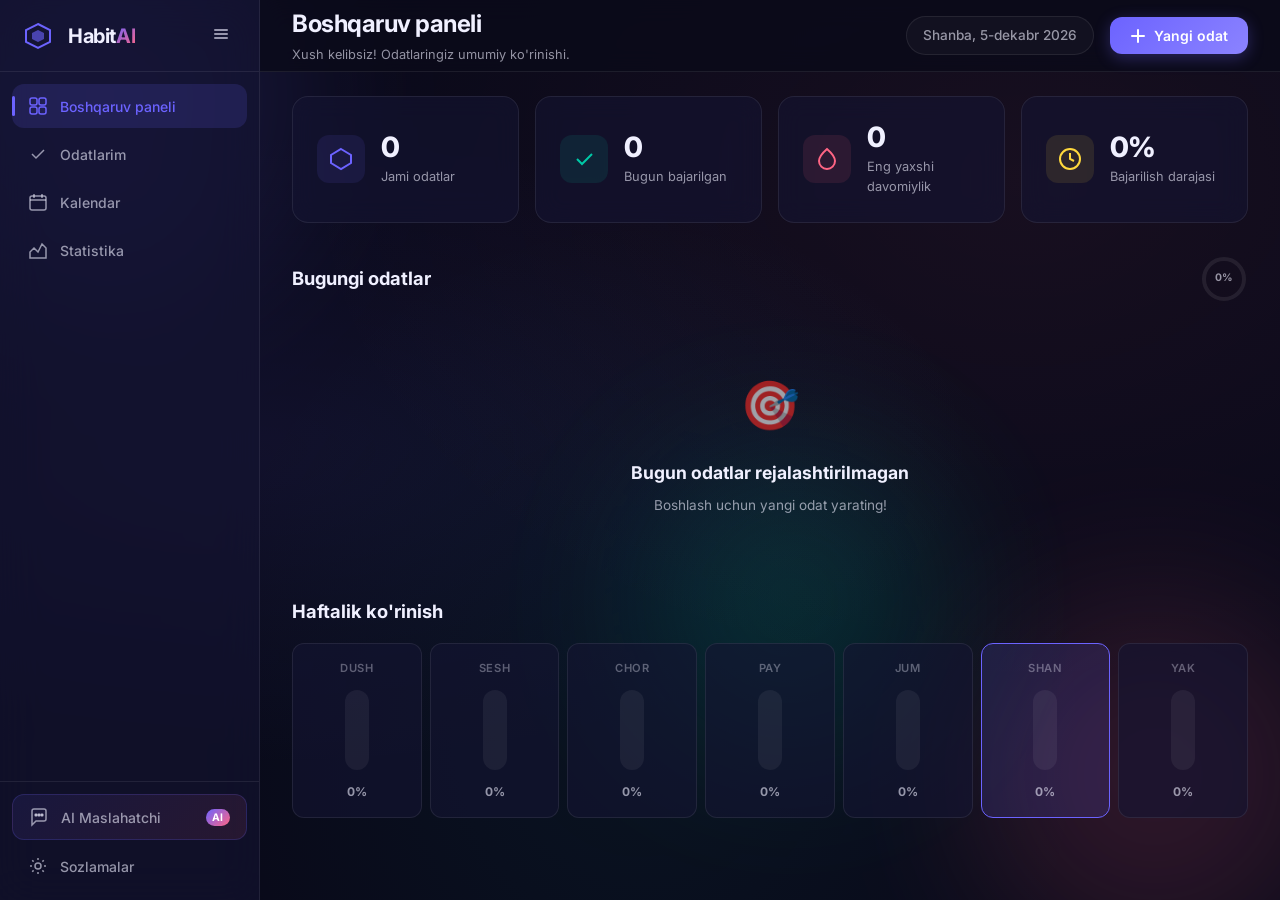
<file: index.html>
<!DOCTYPE html>
<html lang="uz">

<head>
    <meta charset="UTF-8">
    <meta name="viewport" content="width=device-width, initial-scale=1.0, maximum-scale=1.0, user-scalable=no">
    <meta name="description"
        content="HabitAI - Sun'iy intellektli aqlli odat kuzatuvchisi. Yaxshi odatlar hosil qiling, rivojlanishingizni kuzating va shaxsiy maslahatlar oling.">
    <meta name="keywords" content="odat kuzatuvchi, AI maslahatchi, samaradorlik, o'z-o'zini rivojlantirish">
    <meta name="apple-mobile-web-app-capable" content="yes">
    <meta name="mobile-web-app-capable" content="yes">
    <meta name="apple-mobile-web-app-status-bar-style" content="black-translucent">
    <title>HabitAI — Aqlli Odat Kuzatuvchi</title>
    <link rel="preconnect" href="https://fonts.googleapis.com">
    <link rel="preconnect" href="https://fonts.gstatic.com" crossorigin>
    <link
        href="https://fonts.googleapis.com/css2?family=Inter:wght@300;400;500;600;700;800&family=JetBrains+Mono:wght@400;500&display=swap"
        rel="stylesheet">
    <link rel="stylesheet" href="styles.css">
</head>

<body>
    <!-- Animated Background -->
    <div class="bg-gradient"></div>
    <div class="bg-orbs">
        <div class="orb orb-1"></div>
        <div class="orb orb-2"></div>
        <div class="orb orb-3"></div>
    </div>

    <!-- App Container -->
    <div id="app" class="app-container">
        <!-- Sidebar -->
        <aside id="sidebar" class="sidebar">
            <div class="sidebar-header">
                <div class="logo">
                    <div class="logo-icon">
                        <svg width="28" height="28" viewBox="0 0 28 28" fill="none">
                            <path d="M14 2L26 8V20L14 26L2 20V8L14 2Z" stroke="url(#logoGrad)" stroke-width="2"
                                fill="none" />
                            <path d="M14 8L20 11V17L14 20L8 17V11L14 8Z" fill="url(#logoGrad2)" opacity="0.6" />
                            <defs>
                                <linearGradient id="logoGrad" x1="2" y1="2" x2="26" y2="26">
                                    <stop stop-color="#6C63FF" />
                                    <stop offset="1" stop-color="#FF6584" />
                                </linearGradient>
                                <linearGradient id="logoGrad2" x1="8" y1="8" x2="20" y2="20">
                                    <stop stop-color="#6C63FF" />
                                    <stop offset="1" stop-color="#FF6584" />
                                </linearGradient>
                            </defs>
                        </svg>
                    </div>
                    <span class="logo-text">Habit<span class="logo-accent">AI</span></span>
                </div>
                <button id="sidebar-toggle" class="sidebar-toggle" aria-label="Panelni yashirish">
                    <svg width="20" height="20" viewBox="0 0 20 20" fill="currentColor">
                        <rect x="3" y="5" width="14" height="2" rx="1" />
                        <rect x="3" y="9" width="14" height="2" rx="1" />
                        <rect x="3" y="13" width="14" height="2" rx="1" />
                    </svg>
                </button>
            </div>

            <nav class="sidebar-nav">
                <button class="nav-item active" data-view="dashboard" id="nav-dashboard">
                    <svg width="20" height="20" viewBox="0 0 20 20" fill="none" stroke="currentColor"
                        stroke-width="1.5">
                        <rect x="2" y="2" width="7" height="7" rx="2" />
                        <rect x="11" y="2" width="7" height="7" rx="2" />
                        <rect x="2" y="11" width="7" height="7" rx="2" />
                        <rect x="11" y="11" width="7" height="7" rx="2" />
                    </svg>
                    <span>Boshqaruv paneli</span>
                </button>
                <button class="nav-item" data-view="habits" id="nav-habits">
                    <svg width="20" height="20" viewBox="0 0 20 20" fill="none" stroke="currentColor"
                        stroke-width="1.5">
                        <path d="M4 10L8 14L16 6" />
                    </svg>
                    <span>Odatlarim</span>
                </button>
                <button class="nav-item" data-view="calendar" id="nav-calendar">
                    <svg width="20" height="20" viewBox="0 0 20 20" fill="none" stroke="currentColor"
                        stroke-width="1.5">
                        <rect x="2" y="4" width="16" height="14" rx="2" />
                        <path d="M2 8H18" />
                        <path d="M6 2V6" />
                        <path d="M14 2V6" />
                    </svg>
                    <span>Kalendar</span>
                </button>
                <button class="nav-item" data-view="stats" id="nav-stats">
                    <svg width="20" height="20" viewBox="0 0 20 20" fill="none" stroke="currentColor"
                        stroke-width="1.5">
                        <path d="M2 18V12L6 8L10 12L14 4L18 8V18H2Z" />
                    </svg>
                    <span>Statistika</span>
                </button>
            </nav>

            <div class="sidebar-footer">
                <button class="nav-item chatbot-btn" id="nav-chatbot" data-view="chatbot">
                    <svg width="20" height="20" viewBox="0 0 20 20" fill="none" stroke="currentColor"
                        stroke-width="1.5">
                        <path
                            d="M3 4C3 2.89543 3.89543 2 5 2H15C16.1046 2 17 2.89543 17 4V12C17 13.1046 16.1046 14 15 14H7L3 18V4Z" />
                        <circle cx="7" cy="8" r="1" fill="currentColor" />
                        <circle cx="10" cy="8" r="1" fill="currentColor" />
                        <circle cx="13" cy="8" r="1" fill="currentColor" />
                    </svg>
                    <span>AI Maslahatchi</span>
                    <div class="ai-badge">AI</div>
                </button>

                <button class="nav-item" id="settings-btn">
                    <svg width="20" height="20" viewBox="0 0 20 20" fill="none" stroke="currentColor"
                        stroke-width="1.5">
                        <circle cx="10" cy="10" r="3" />
                        <path
                            d="M10 2V4M10 16V18M2 10H4M16 10H18M4.22 4.22L5.64 5.64M14.36 14.36L15.78 15.78M15.78 4.22L14.36 5.64M5.64 14.36L4.22 15.78" />
                    </svg>
                    <span>Sozlamalar</span>
                </button>
            </div>
        </aside>

        <!-- Main Content -->
        <main class="main-content">
            <!-- Top Bar -->
            <header class="topbar">
                <div class="topbar-left">
                    <button id="mobile-menu-btn" class="mobile-menu-btn" aria-label="Menyuni ochish">
                        <svg width="24" height="24" viewBox="0 0 24 24" fill="currentColor">
                            <rect x="3" y="6" width="18" height="2" rx="1" />
                            <rect x="3" y="11" width="18" height="2" rx="1" />
                            <rect x="3" y="16" width="18" height="2" rx="1" />
                        </svg>
                    </button>
                    <div>
                        <h1 id="page-title" class="page-title">Boshqaruv paneli</h1>
                        <p id="page-subtitle" class="page-subtitle">Xush kelibsiz! Odatlaringiz umumiy ko'rinishi.</p>
                    </div>
                </div>
                <div class="topbar-right">
                    <div class="date-display" id="date-display"></div>
                    <button id="add-habit-btn" class="btn btn-primary">
                        <svg width="16" height="16" viewBox="0 0 16 16" fill="currentColor">
                            <path d="M8 2V14M2 8H14" stroke="currentColor" stroke-width="2" stroke-linecap="round" />
                        </svg>
                        <span>Yangi odat</span>
                    </button>
                </div>
            </header>

            <!-- Dashboard View -->
            <section id="view-dashboard" class="view active">
                <div class="stats-grid">
                    <div class="stat-card" id="stat-total">
                        <div class="stat-icon" style="--accent: #6C63FF;">
                            <svg width="24" height="24" viewBox="0 0 24 24" fill="none" stroke="currentColor"
                                stroke-width="2">
                                <path d="M12 2L22 8V16L12 22L2 16V8L12 2Z" />
                            </svg>
                        </div>
                        <div class="stat-info">
                            <span class="stat-value" id="stat-total-value">0</span>
                            <span class="stat-label">Jami odatlar</span>
                        </div>
                    </div>
                    <div class="stat-card" id="stat-completed">
                        <div class="stat-icon" style="--accent: #00C9A7;">
                            <svg width="24" height="24" viewBox="0 0 24 24" fill="none" stroke="currentColor"
                                stroke-width="2">
                                <path d="M5 12L10 17L20 7" />
                            </svg>
                        </div>
                        <div class="stat-info">
                            <span class="stat-value" id="stat-completed-value">0</span>
                            <span class="stat-label">Bugun bajarilgan</span>
                        </div>
                    </div>
                    <div class="stat-card" id="stat-streak">
                        <div class="stat-icon" style="--accent: #FF6584;">
                            <svg width="24" height="24" viewBox="0 0 24 24" fill="none" stroke="currentColor"
                                stroke-width="2">
                                <path
                                    d="M12 2C12 2 4 9 4 14C4 18.4183 7.58172 22 12 22C16.4183 22 20 18.4183 20 14C20 9 12 2 12 2Z" />
                            </svg>
                        </div>
                        <div class="stat-info">
                            <span class="stat-value" id="stat-streak-value">0</span>
                            <span class="stat-label">Eng yaxshi davomiylik</span>
                        </div>
                    </div>
                    <div class="stat-card" id="stat-rate">
                        <div class="stat-icon" style="--accent: #FFD93D;">
                            <svg width="24" height="24" viewBox="0 0 24 24" fill="none" stroke="currentColor"
                                stroke-width="2">
                                <circle cx="12" cy="12" r="10" />
                                <path d="M12 6V12L16 14" />
                            </svg>
                        </div>
                        <div class="stat-info">
                            <span class="stat-value" id="stat-rate-value">0%</span>
                            <span class="stat-label">Bajarilish darajasi</span>
                        </div>
                    </div>
                </div>

                <div class="section-header">
                    <h2>Bugungi odatlar</h2>
                    <div class="progress-ring-container">
                        <svg class="progress-ring" width="48" height="48">
                            <circle class="progress-ring-bg" cx="24" cy="24" r="20" stroke-width="4" />
                            <circle class="progress-ring-fill" id="daily-progress-ring" cx="24" cy="24" r="20"
                                stroke-width="4" stroke-dasharray="125.66" stroke-dashoffset="125.66" />
                        </svg>
                        <span class="progress-ring-text" id="daily-progress-text">0%</span>
                    </div>
                </div>
                <div id="today-habits-list" class="habits-list">
                    <div class="empty-state" id="empty-dashboard">
                        <div class="empty-icon">🎯</div>
                        <h3>Hali odatlar yo'q</h3>
                        <p>Bugun yaxshi odatlarni boshlang! "Yangi odat" tugmasini bosing.</p>
                    </div>
                </div>

                <div class="section-header">
                    <h2>Haftalik ko'rinish</h2>
                </div>
                <div class="weekly-chart" id="weekly-chart"></div>
            </section>

            <!-- Habits View -->
            <section id="view-habits" class="view">
                <div class="habits-filter-bar">
                    <div class="filter-tabs">
                        <button class="filter-tab active" data-filter="all">Hammasi</button>
                        <button class="filter-tab" data-filter="health">🏃 Salomatlik</button>
                        <button class="filter-tab" data-filter="productivity">💼 Samaradorlik</button>
                        <button class="filter-tab" data-filter="mindfulness">🧘 Hushyorlik</button>
                        <button class="filter-tab" data-filter="learning">📚 O'rganish</button>
                        <button class="filter-tab" data-filter="social">👥 Ijtimoiy</button>
                        <button class="filter-tab" data-filter="other">✨ Boshqa</button>
                    </div>
                </div>
                <div id="all-habits-list" class="habits-grid">
                    <div class="empty-state" id="empty-habits">
                        <div class="empty-icon">📋</div>
                        <h3>Odatlar topilmadi</h3>
                        <p>Birinchi odatingizni yarating va sayohatni boshlang!</p>
                    </div>
                </div>
            </section>

            <!-- Calendar View -->
            <section id="view-calendar" class="view">
                <div class="calendar-header">
                    <button id="cal-prev" class="cal-nav-btn" aria-label="Oldingi oy">
                        <svg width="20" height="20" viewBox="0 0 20 20" fill="none" stroke="currentColor"
                            stroke-width="2">
                            <path d="M12 4L6 10L12 16" />
                        </svg>
                    </button>
                    <h2 id="cal-month-year" class="cal-title"></h2>
                    <button id="cal-next" class="cal-nav-btn" aria-label="Keyingi oy">
                        <svg width="20" height="20" viewBox="0 0 20 20" fill="none" stroke="currentColor"
                            stroke-width="2">
                            <path d="M8 4L14 10L8 16" />
                        </svg>
                    </button>
                </div>
                <div class="calendar-grid">
                    <div class="cal-day-header">Dush</div>
                    <div class="cal-day-header">Sesh</div>
                    <div class="cal-day-header">Chor</div>
                    <div class="cal-day-header">Pay</div>
                    <div class="cal-day-header">Jum</div>
                    <div class="cal-day-header">Shan</div>
                    <div class="cal-day-header">Yak</div>
                </div>
                <div id="calendar-days" class="calendar-days"></div>
                <div class="calendar-legend">
                    <div class="legend-item"><span class="legend-dot" style="background: var(--accent-muted);"></span>
                        Odatsiz</div>
                    <div class="legend-item"><span class="legend-dot" style="background: #FF6584;"></span>
                        < 50%</div>
                            <div class="legend-item"><span class="legend-dot" style="background: #FFD93D;"></span>
                                50-99%</div>
                            <div class="legend-item"><span class="legend-dot" style="background: #00C9A7;"></span> 100%
                            </div>
                    </div>
            </section>

            <!-- Statistics View -->
            <section id="view-stats" class="view">
                <div class="stats-overview-grid">
                    <div class="chart-card">
                        <h3>Bajarilish xaritasi (Oxirgi 90 kun)</h3>
                        <div id="heatmap-container" class="heatmap-container"></div>
                    </div>
                    <div class="chart-card">
                        <h3>Odat davomiyligi</h3>
                        <div id="streaks-list" class="streaks-list"></div>
                    </div>
                    <div class="chart-card">
                        <h3>Kategoriya taqsimoti</h3>
                        <div id="category-chart" class="category-chart"></div>
                    </div>
                    <div class="chart-card">
                        <h3>Haftalik trend</h3>
                        <div id="weekly-trend-chart" class="weekly-trend-chart"></div>
                    </div>
                </div>
            </section>

            <!-- AI Chatbot View -->
            <section id="view-chatbot" class="view">
                <div class="chatbot-container">
                    <div class="chat-messages" id="chat-messages">
                        <div class="chat-welcome">
                            <div class="chat-welcome-icon">🤖</div>
                            <h2>HabitAI Maslahatchi</h2>
                            <p>Men sizning AI maslahatchi yordamchingizman! Odatlar haqida maslahat, motivatsiya yoki
                                tavsiyalar so'rang.</p>
                            <div class="chat-suggestions">
                                <button class="suggestion-chip"
                                    data-msg="Ertalabki odat tartibini qanday shakllantirsam bo'ladi?">🌅 Ertalabki
                                    odat</button>
                                <button class="suggestion-chip" data-msg="Yomon odatlarni qanday tashlash mumkin?">🔄
                                    Yomon odatlarni tashlash</button>
                                <button class="suggestion-chip"
                                    data-msg="Bir kun o'tkazib yuborsam qanday motivatsiya topaman?">💪
                                    Motivatsiya</button>
                                <button class="suggestion-chip"
                                    data-msg="Odatlarni birlashtirish strategiyasini bering">📚 Odatlarni
                                    birlashtirish</button>
                                <button class="suggestion-chip"
                                    data-msg="Hozirgi odatlarimni tahlil qilib, yaxshilanish taklif qiling">📊
                                    Odatlarimni tahlil qil</button>
                                <button class="suggestion-chip"
                                    data-msg="Samaradorlikni oshiradigan 5 ta foydali odat tavsiya qiling">🚀
                                    Samaradorlik odatlari</button>
                            </div>
                        </div>
                    </div>
                    <div class="chat-input-container">
                        <div class="chat-input-wrapper">
                            <textarea id="chat-input" class="chat-input"
                                placeholder="AI Maslahatchiingizdan nimani bo'lsa so'rang..." rows="1"></textarea>
                            <button id="chat-send-btn" class="chat-send-btn" aria-label="Xabar yuborish">
                                <svg width="20" height="20" viewBox="0 0 20 20" fill="currentColor">
                                    <path d="M2 10L18 2L14 10L18 18L2 10Z" />
                                </svg>
                            </button>
                        </div>
                        <p class="chat-disclaimer">AI javoblari ma'lumot uchun. Gemini tomonidan quvvatlanadi.</p>
                    </div>
                </div>
            </section>
        </main>
    </div>

    <!-- Add/Edit Habit Modal -->
    <div id="habit-modal" class="modal-overlay">
        <div class="modal">
            <div class="modal-header">
                <h2 id="modal-title">Yangi odat</h2>
                <button id="modal-close" class="modal-close" aria-label="Yopish">
                    <svg width="20" height="20" viewBox="0 0 20 20" fill="currentColor">
                        <path
                            d="M4.293 4.293a1 1 0 011.414 0L10 8.586l4.293-4.293a1 1 0 111.414 1.414L11.414 10l4.293 4.293a1 1 0 01-1.414 1.414L10 11.414l-4.293 4.293a1 1 0 01-1.414-1.414L8.586 10 4.293 5.707a1 1 0 010-1.414z" />
                    </svg>
                </button>
            </div>
            <form id="habit-form" class="habit-form">
                <input type="hidden" id="habit-id">
                <div class="form-group">
                    <label for="habit-name">Odat nomi</label>
                    <input type="text" id="habit-name" placeholder="masalan: 30 daqiqa kitob o'qish" required>
                </div>
                <div class="form-group">
                    <label for="habit-description">Tavsif (ixtiyoriy)</label>
                    <textarea id="habit-description" placeholder="Bu odat nima uchun muhim?" rows="2"></textarea>
                </div>
                <div class="form-row">
                    <div class="form-group">
                        <label for="habit-category">Kategoriya</label>
                        <select id="habit-category">
                            <option value="health">🏃 Salomatlik</option>
                            <option value="productivity">💼 Samaradorlik</option>
                            <option value="mindfulness">🧘 Hushyorlik</option>
                            <option value="learning">📚 O'rganish</option>
                            <option value="social">👥 Ijtimoiy</option>
                            <option value="other">✨ Boshqa</option>
                        </select>
                    </div>
                    <div class="form-group">
                        <label for="habit-frequency">Chastotasi</label>
                        <select id="habit-frequency">
                            <option value="daily">Har kuni</option>
                            <option value="weekdays">Ish kunlari</option>
                            <option value="weekends">Dam olish kunlari</option>
                            <option value="custom">Maxsus</option>
                        </select>
                    </div>
                </div>
                <div class="form-group" id="custom-days-group" style="display:none;">
                    <label>Kunlarni tanlang</label>
                    <div class="days-selector">
                        <label class="day-check"><input type="checkbox" value="1"> Dush</label>
                        <label class="day-check"><input type="checkbox" value="2"> Sesh</label>
                        <label class="day-check"><input type="checkbox" value="3"> Chor</label>
                        <label class="day-check"><input type="checkbox" value="4"> Pay</label>
                        <label class="day-check"><input type="checkbox" value="5"> Jum</label>
                        <label class="day-check"><input type="checkbox" value="6"> Shan</label>
                        <label class="day-check"><input type="checkbox" value="0"> Yak</label>
                    </div>
                </div>
                <div class="form-group">
                    <label>Rang</label>
                    <div class="color-picker">
                        <label class="color-option"><input type="radio" name="habit-color" value="#6C63FF" checked><span
                                style="background: #6C63FF;"></span></label>
                        <label class="color-option"><input type="radio" name="habit-color" value="#FF6584"><span
                                style="background: #FF6584;"></span></label>
                        <label class="color-option"><input type="radio" name="habit-color" value="#00C9A7"><span
                                style="background: #00C9A7;"></span></label>
                        <label class="color-option"><input type="radio" name="habit-color" value="#FFD93D"><span
                                style="background: #FFD93D;"></span></label>
                        <label class="color-option"><input type="radio" name="habit-color" value="#FF9A3C"><span
                                style="background: #FF9A3C;"></span></label>
                        <label class="color-option"><input type="radio" name="habit-color" value="#4ECDC4"><span
                                style="background: #4ECDC4;"></span></label>
                        <label class="color-option"><input type="radio" name="habit-color" value="#A78BFA"><span
                                style="background: #A78BFA;"></span></label>
                        <label class="color-option"><input type="radio" name="habit-color" value="#F472B6"><span
                                style="background: #F472B6;"></span></label>
                    </div>
                </div>
                <div class="form-group">
                    <label for="habit-reminder">Eslatma vaqti (ixtiyoriy)</label>
                    <input type="time" id="habit-reminder">
                </div>
                <div class="form-actions">
                    <button type="button" id="modal-cancel" class="btn btn-secondary">Bekor qilish</button>
                    <button type="submit" class="btn btn-primary">Saqlash</button>
                </div>
            </form>
        </div>
    </div>

    <!-- Settings Modal -->
    <div id="settings-modal" class="modal-overlay">
        <div class="modal">
            <div class="modal-header">
                <h2>Sozlamalar</h2>
                <button id="settings-close" class="modal-close" aria-label="Sozlamalarni yopish">
                    <svg width="20" height="20" viewBox="0 0 20 20" fill="currentColor">
                        <path
                            d="M4.293 4.293a1 1 0 011.414 0L10 8.586l4.293-4.293a1 1 0 111.414 1.414L11.414 10l4.293 4.293a1 1 0 01-1.414 1.414L10 11.414l-4.293 4.293a1 1 0 01-1.414-1.414L8.586 10 4.293 5.707a1 1 0 010-1.414z" />
                    </svg>
                </button>
            </div>
            <div class="settings-content">
                <div class="setting-item">
                    <div class="setting-info">
                        <h3>AI API kalit</h3>
                        <p>AI Maslahatchi uchun Gemini API kalitini kiriting.</p>
                    </div>
                    <input type="password" id="api-key-input" class="setting-input"
                        placeholder="Gemini API kalitini kiriting">
                    <a href="https://aistudio.google.com/apikey" target="_blank" class="api-link">Bepul API kalit olish
                        →</a>
                </div>
                <div class="setting-item">
                    <div class="setting-info">
                        <h3>Ma'lumotlarni eksport qilish</h3>
                        <p>Barcha odat ma'lumotlarini JSON formatida yuklab oling.</p>
                    </div>
                    <button id="export-btn" class="btn btn-secondary">Eksport qilish</button>
                </div>
                <div class="setting-item">
                    <div class="setting-info">
                        <h3>Ma'lumotlarni import qilish</h3>
                        <p>JSON fayldan odat ma'lumotlarini tiklang.</p>
                    </div>
                    <input type="file" id="import-input" accept=".json" style="display:none;">
                    <button id="import-btn" class="btn btn-secondary">Import qilish</button>
                </div>
                <div class="setting-item danger">
                    <div class="setting-info">
                        <h3>Barcha ma'lumotlarni o'chirish</h3>
                        <p>Bu barcha odatlar va rivojlanishni butunlay o'chirib tashlaydi.</p>
                    </div>
                    <button id="reset-btn" class="btn btn-danger">Hammasini o'chirish</button>
                </div>
            </div>
        </div>
    </div>

    <!-- Confirmation Modal -->
    <div id="confirm-modal" class="modal-overlay">
        <div class="modal modal-sm">
            <div class="modal-header">
                <h2 id="confirm-title">Tasdiqlash</h2>
            </div>
            <p id="confirm-message" class="confirm-message"></p>
            <div class="form-actions">
                <button id="confirm-cancel" class="btn btn-secondary">Bekor qilish</button>
                <button id="confirm-ok" class="btn btn-danger">Tasdiqlash</button>
            </div>
        </div>
    </div>

    <!-- Toast Container -->
    <div id="toast-container" class="toast-container"></div>

    <script src="app.js"></script>
</body>

</html>
</file>
<file: styles.css>
/* ============================================
   HabitAI - Premium Habit Tracker Styles
   ============================================ */

/* CSS Variables - Design System */
:root {
    /* Colors */
    --bg-primary: #0a0a1a;
    --bg-secondary: #12122a;
    --bg-card: rgba(20, 20, 50, 0.6);
    --bg-card-hover: rgba(30, 30, 65, 0.7);
    --bg-glass: rgba(255, 255, 255, 0.03);
    --bg-glass-hover: rgba(255, 255, 255, 0.06);
    --bg-input: rgba(255, 255, 255, 0.05);
    --border: rgba(255, 255, 255, 0.08);
    --border-hover: rgba(255, 255, 255, 0.15);
    --border-active: rgba(108, 99, 255, 0.5);

    --text-primary: #f0f0ff;
    --text-secondary: rgba(240, 240, 255, 0.6);
    --text-muted: rgba(240, 240, 255, 0.35);

    --accent: #6C63FF;
    --accent-hover: #7B73FF;
    --accent-muted: rgba(108, 99, 255, 0.15);
    --accent-glow: rgba(108, 99, 255, 0.3);

    --success: #00C9A7;
    --success-bg: rgba(0, 201, 167, 0.12);
    --danger: #FF6584;
    --danger-bg: rgba(255, 101, 132, 0.12);
    --warning: #FFD93D;
    --warning-bg: rgba(255, 217, 61, 0.12);
    --info: #4ECDC4;

    /* Typography */
    --font-primary: 'Inter', -apple-system, BlinkMacSystemFont, sans-serif;
    --font-mono: 'JetBrains Mono', monospace;

    /* Spacing */
    --sidebar-width: 260px;
    --sidebar-collapsed: 72px;
    --topbar-height: 72px;
    --radius-sm: 8px;
    --radius-md: 12px;
    --radius-lg: 16px;
    --radius-xl: 20px;
    --radius-full: 9999px;

    /* Transitions */
    --transition-fast: 0.15s ease;
    --transition: 0.25s ease;
    --transition-slow: 0.4s cubic-bezier(0.4, 0, 0.2, 1);

    /* Shadows */
    --shadow-sm: 0 2px 8px rgba(0, 0, 0, 0.2);
    --shadow-md: 0 4px 16px rgba(0, 0, 0, 0.3);
    --shadow-lg: 0 8px 32px rgba(0, 0, 0, 0.4);
    --shadow-glow: 0 0 20px var(--accent-glow);
}

/* Reset */
*, *::before, *::after {
    margin: 0;
    padding: 0;
    box-sizing: border-box;
}

html {
    font-size: 16px;
    scroll-behavior: smooth;
}

body {
    font-family: var(--font-primary);
    background: var(--bg-primary);
    color: var(--text-primary);
    min-height: 100vh;
    overflow-x: hidden;
    line-height: 1.6;
}

/* Animated Background */
.bg-gradient {
    position: fixed;
    inset: 0;
    background: 
        radial-gradient(ellipse at 20% 50%, rgba(108, 99, 255, 0.08) 0%, transparent 50%),
        radial-gradient(ellipse at 80% 20%, rgba(255, 101, 132, 0.06) 0%, transparent 50%),
        radial-gradient(ellipse at 50% 80%, rgba(0, 201, 167, 0.05) 0%, transparent 50%);
    z-index: 0;
    pointer-events: none;
}

.bg-orbs {
    position: fixed;
    inset: 0;
    z-index: 0;
    pointer-events: none;
    overflow: hidden;
}

.orb {
    position: absolute;
    border-radius: 50%;
    filter: blur(80px);
    opacity: 0.15;
    animation: orbFloat 20s infinite ease-in-out;
}

.orb-1 {
    width: 400px;
    height: 400px;
    background: var(--accent);
    top: -100px;
    left: -100px;
    animation-delay: 0s;
}

.orb-2 {
    width: 350px;
    height: 350px;
    background: var(--danger);
    bottom: -50px;
    right: -50px;
    animation-delay: -7s;
}

.orb-3 {
    width: 300px;
    height: 300px;
    background: var(--success);
    top: 50%;
    left: 50%;
    animation-delay: -14s;
}

@keyframes orbFloat {
    0%, 100% { transform: translate(0, 0) scale(1); }
    25% { transform: translate(50px, -30px) scale(1.1); }
    50% { transform: translate(-30px, 50px) scale(0.9); }
    75% { transform: translate(30px, 30px) scale(1.05); }
}

/* Scrollbar */
::-webkit-scrollbar {
    width: 6px;
    height: 6px;
}

::-webkit-scrollbar-track {
    background: transparent;
}

::-webkit-scrollbar-thumb {
    background: rgba(255, 255, 255, 0.1);
    border-radius: var(--radius-full);
}

::-webkit-scrollbar-thumb:hover {
    background: rgba(255, 255, 255, 0.2);
}

/* ============================================
   Layout
   ============================================ */

.app-container {
    display: flex;
    min-height: 100vh;
    position: relative;
    z-index: 1;
}

/* Sidebar */
.sidebar {
    width: var(--sidebar-width);
    height: 100vh;
    position: fixed;
    left: 0;
    top: 0;
    z-index: 100;
    background: var(--bg-card);
    backdrop-filter: blur(20px);
    -webkit-backdrop-filter: blur(20px);
    border-right: 1px solid var(--border);
    display: flex;
    flex-direction: column;
    transition: width var(--transition-slow), transform var(--transition-slow);
    overflow: hidden;
}

.sidebar-header {
    display: flex;
    align-items: center;
    justify-content: space-between;
    padding: 20px;
    height: var(--topbar-height);
    border-bottom: 1px solid var(--border);
}

.logo {
    display: flex;
    align-items: center;
    gap: 12px;
    white-space: nowrap;
}

.logo-icon {
    width: 36px;
    height: 36px;
    display: flex;
    align-items: center;
    justify-content: center;
    flex-shrink: 0;
}

.logo-text {
    font-size: 1.25rem;
    font-weight: 700;
    letter-spacing: -0.02em;
}

.logo-accent {
    background: linear-gradient(135deg, var(--accent), var(--danger));
    -webkit-background-clip: text;
    background-clip: text;
    -webkit-text-fill-color: transparent;
}

.sidebar-toggle {
    background: none;
    border: none;
    color: var(--text-secondary);
    cursor: pointer;
    padding: 8px;
    border-radius: var(--radius-sm);
    transition: var(--transition-fast);
    flex-shrink: 0;
}

.sidebar-toggle:hover {
    background: var(--bg-glass-hover);
    color: var(--text-primary);
}

.sidebar-nav {
    flex: 1;
    padding: 12px;
    display: flex;
    flex-direction: column;
    gap: 4px;
}

.nav-item {
    display: flex;
    align-items: center;
    gap: 12px;
    padding: 12px 16px;
    border-radius: var(--radius-md);
    background: none;
    border: none;
    color: var(--text-secondary);
    font-family: var(--font-primary);
    font-size: 0.875rem;
    font-weight: 500;
    cursor: pointer;
    transition: var(--transition-fast);
    white-space: nowrap;
    text-align: left;
    width: 100%;
    position: relative;
}

.nav-item:hover {
    background: var(--bg-glass-hover);
    color: var(--text-primary);
}

.nav-item.active {
    background: var(--accent-muted);
    color: var(--accent);
}

.nav-item.active::before {
    content: '';
    position: absolute;
    left: 0;
    top: 50%;
    transform: translateY(-50%);
    width: 3px;
    height: 20px;
    background: var(--accent);
    border-radius: var(--radius-full);
}

.nav-item svg {
    flex-shrink: 0;
    width: 20px;
    height: 20px;
}

.chatbot-btn {
    background: linear-gradient(135deg, rgba(108, 99, 255, 0.1), rgba(255, 101, 132, 0.1));
    border: 1px solid rgba(108, 99, 255, 0.2);
}

.chatbot-btn:hover {
    background: linear-gradient(135deg, rgba(108, 99, 255, 0.15), rgba(255, 101, 132, 0.15));
    border-color: rgba(108, 99, 255, 0.3);
}

.ai-badge {
    font-size: 0.65rem;
    font-weight: 700;
    padding: 2px 6px;
    border-radius: var(--radius-full);
    background: linear-gradient(135deg, var(--accent), var(--danger));
    color: white;
    letter-spacing: 0.05em;
    margin-left: auto;
}

.sidebar-footer {
    padding: 12px;
    border-top: 1px solid var(--border);
    display: flex;
    flex-direction: column;
    gap: 4px;
}

/* Sidebar collapsed state */
.sidebar.collapsed {
    width: var(--sidebar-collapsed);
}

.sidebar.collapsed .logo-text,
.sidebar.collapsed .nav-item span,
.sidebar.collapsed .ai-badge {
    opacity: 0;
    pointer-events: none;
}

.sidebar.collapsed .sidebar-header {
    justify-content: center;
    padding: 20px 0;
}

.sidebar.collapsed .nav-item {
    justify-content: center;
    padding: 12px;
}

.sidebar.collapsed .nav-item::before {
    left: 4px;
}

/* Main Content */
.main-content {
    margin-left: var(--sidebar-width);
    flex: 1;
    padding: 0 32px 32px;
    transition: margin-left var(--transition-slow);
    min-height: 100vh;
}

.sidebar.collapsed ~ .main-content {
    margin-left: var(--sidebar-collapsed);
}

/* Top Bar */
.topbar {
    height: var(--topbar-height);
    display: flex;
    align-items: center;
    justify-content: space-between;
    gap: 16px;
    position: sticky;
    top: 0;
    z-index: 50;
    background: rgba(10, 10, 26, 0.8);
    backdrop-filter: blur(12px);
    -webkit-backdrop-filter: blur(12px);
    margin: 0 -32px;
    padding: 0 32px;
    border-bottom: 1px solid var(--border);
}

.topbar-left {
    display: flex;
    align-items: center;
    gap: 16px;
}

.mobile-menu-btn {
    display: none;
    background: none;
    border: none;
    color: var(--text-secondary);
    cursor: pointer;
    padding: 8px;
    border-radius: var(--radius-sm);
}

.page-title {
    font-size: 1.5rem;
    font-weight: 700;
    letter-spacing: -0.02em;
}

.page-subtitle {
    font-size: 0.8rem;
    color: var(--text-secondary);
    margin-top: 2px;
}

.topbar-right {
    display: flex;
    align-items: center;
    gap: 16px;
}

.date-display {
    font-size: 0.85rem;
    color: var(--text-secondary);
    font-weight: 500;
    padding: 8px 16px;
    background: var(--bg-glass);
    border-radius: var(--radius-full);
    border: 1px solid var(--border);
    white-space: nowrap;
}

/* Buttons */
.btn {
    display: inline-flex;
    align-items: center;
    gap: 8px;
    padding: 10px 20px;
    border: none;
    border-radius: var(--radius-md);
    font-family: var(--font-primary);
    font-size: 0.875rem;
    font-weight: 600;
    cursor: pointer;
    transition: var(--transition-fast);
    white-space: nowrap;
}

.btn-primary {
    background: linear-gradient(135deg, var(--accent), #8B83FF);
    color: white;
    box-shadow: 0 4px 16px rgba(108, 99, 255, 0.3);
}

.btn-primary:hover {
    transform: translateY(-1px);
    box-shadow: 0 6px 20px rgba(108, 99, 255, 0.4);
}

.btn-primary:active {
    transform: translateY(0);
}

.btn-secondary {
    background: var(--bg-glass-hover);
    color: var(--text-primary);
    border: 1px solid var(--border);
}

.btn-secondary:hover {
    background: rgba(255, 255, 255, 0.1);
    border-color: var(--border-hover);
}

.btn-danger {
    background: var(--danger);
    color: white;
}

.btn-danger:hover {
    background: #ff4d70;
}

/* ============================================
   Views
   ============================================ */

.view {
    display: none;
    padding-top: 24px;
    animation: fadeIn 0.3s ease;
}

.view.active {
    display: block;
}

@keyframes fadeIn {
    from { opacity: 0; transform: translateY(8px); }
    to { opacity: 1; transform: translateY(0); }
}

/* Stats Grid */
.stats-grid {
    display: grid;
    grid-template-columns: repeat(auto-fit, minmax(220px, 1fr));
    gap: 16px;
    margin-bottom: 32px;
}

.stat-card {
    background: var(--bg-card);
    backdrop-filter: blur(12px);
    border: 1px solid var(--border);
    border-radius: var(--radius-lg);
    padding: 24px;
    display: flex;
    align-items: center;
    gap: 16px;
    transition: var(--transition);
}

.stat-card:hover {
    background: var(--bg-card-hover);
    border-color: var(--border-hover);
    transform: translateY(-2px);
}

.stat-icon {
    width: 48px;
    height: 48px;
    border-radius: var(--radius-md);
    background: rgba(108, 99, 255, 0.1);
    display: flex;
    align-items: center;
    justify-content: center;
    flex-shrink: 0;
    color: var(--accent, #6C63FF);
}

.stat-card:nth-child(1) .stat-icon { background: rgba(108, 99, 255, 0.1); color: #6C63FF; }
.stat-card:nth-child(2) .stat-icon { background: rgba(0, 201, 167, 0.1); color: #00C9A7; }
.stat-card:nth-child(3) .stat-icon { background: rgba(255, 101, 132, 0.1); color: #FF6584; }
.stat-card:nth-child(4) .stat-icon { background: rgba(255, 217, 61, 0.1); color: #FFD93D; }

.stat-info {
    display: flex;
    flex-direction: column;
}

.stat-value {
    font-size: 1.75rem;
    font-weight: 800;
    letter-spacing: -0.02em;
    line-height: 1.2;
}

.stat-label {
    font-size: 0.8rem;
    color: var(--text-secondary);
    margin-top: 2px;
}

/* Section Headers */
.section-header {
    display: flex;
    align-items: center;
    justify-content: space-between;
    margin-bottom: 16px;
    margin-top: 8px;
}

.section-header h2 {
    font-size: 1.15rem;
    font-weight: 700;
}

/* Progress Ring */
.progress-ring-container {
    position: relative;
    width: 48px;
    height: 48px;
}

.progress-ring {
    transform: rotate(-90deg);
}

.progress-ring-bg {
    fill: none;
    stroke: var(--border);
}

.progress-ring-fill {
    fill: none;
    stroke: var(--accent);
    stroke-linecap: round;
    transition: stroke-dashoffset 0.6s ease;
}

.progress-ring-text {
    position: absolute;
    inset: 0;
    display: flex;
    align-items: center;
    justify-content: center;
    font-size: 0.65rem;
    font-weight: 700;
    color: var(--text-secondary);
}

/* Habits List (Dashboard) */
.habits-list {
    display: flex;
    flex-direction: column;
    gap: 8px;
    margin-bottom: 32px;
}

.habit-item {
    display: flex;
    align-items: center;
    gap: 16px;
    padding: 16px 20px;
    background: var(--bg-card);
    backdrop-filter: blur(12px);
    border: 1px solid var(--border);
    border-radius: var(--radius-lg);
    transition: var(--transition);
    cursor: pointer;
}

.habit-item:hover {
    background: var(--bg-card-hover);
    border-color: var(--border-hover);
}

.habit-item.completed {
    opacity: 0.65;
}

.habit-check {
    width: 28px;
    height: 28px;
    border-radius: 50%;
    border: 2px solid var(--border-hover);
    display: flex;
    align-items: center;
    justify-content: center;
    flex-shrink: 0;
    cursor: pointer;
    transition: var(--transition-fast);
    background: none;
}

.habit-check:hover {
    border-color: var(--accent);
    background: var(--accent-muted);
}

.habit-item.completed .habit-check {
    border-color: var(--success);
    background: var(--success);
}

.habit-check svg {
    width: 14px;
    height: 14px;
    opacity: 0;
    transition: var(--transition-fast);
}

.habit-item.completed .habit-check svg {
    opacity: 1;
    color: white;
}

.habit-color-bar {
    width: 4px;
    height: 36px;
    border-radius: var(--radius-full);
    flex-shrink: 0;
}

.habit-info {
    flex: 1;
    min-width: 0;
}

.habit-name {
    font-weight: 600;
    font-size: 0.95rem;
    white-space: nowrap;
    overflow: hidden;
    text-overflow: ellipsis;
}

.habit-item.completed .habit-name {
    text-decoration: line-through;
    color: var(--text-secondary);
}

.habit-meta {
    display: flex;
    align-items: center;
    gap: 12px;
    margin-top: 4px;
    font-size: 0.75rem;
    color: var(--text-muted);
}

.habit-category-badge {
    font-size: 0.7rem;
    padding: 2px 8px;
    border-radius: var(--radius-full);
    background: var(--bg-glass-hover);
    border: 1px solid var(--border);
}

.habit-streak {
    display: flex;
    align-items: center;
    gap: 4px;
    font-weight: 600;
    color: var(--warning);
}

.habit-actions {
    display: flex;
    gap: 4px;
    opacity: 0;
    transition: var(--transition-fast);
}

.habit-item:hover .habit-actions {
    opacity: 1;
}

.habit-action-btn {
    width: 32px;
    height: 32px;
    border-radius: var(--radius-sm);
    background: none;
    border: none;
    color: var(--text-muted);
    cursor: pointer;
    display: flex;
    align-items: center;
    justify-content: center;
    transition: var(--transition-fast);
}

.habit-action-btn:hover {
    background: var(--bg-glass-hover);
    color: var(--text-primary);
}

.habit-action-btn.delete:hover {
    color: var(--danger);
    background: var(--danger-bg);
}

/* Empty State */
.empty-state {
    text-align: center;
    padding: 48px 24px;
    color: var(--text-secondary);
}

.empty-icon {
    font-size: 3rem;
    margin-bottom: 16px;
}

.empty-state h3 {
    font-size: 1.1rem;
    margin-bottom: 8px;
    color: var(--text-primary);
}

.empty-state p {
    font-size: 0.85rem;
    max-width: 300px;
    margin: 0 auto;
}

/* Habits Grid (Habits View) */
.habits-grid {
    display: grid;
    grid-template-columns: repeat(auto-fill, minmax(320px, 1fr));
    gap: 16px;
}

.habit-card {
    background: var(--bg-card);
    backdrop-filter: blur(12px);
    border: 1px solid var(--border);
    border-radius: var(--radius-lg);
    padding: 24px;
    transition: var(--transition);
    position: relative;
    overflow: hidden;
}

.habit-card:hover {
    background: var(--bg-card-hover);
    border-color: var(--border-hover);
    transform: translateY(-2px);
}

.habit-card::before {
    content: '';
    position: absolute;
    top: 0;
    left: 0;
    right: 0;
    height: 3px;
    background: var(--card-color, var(--accent));
}

.habit-card-header {
    display: flex;
    align-items: flex-start;
    justify-content: space-between;
    margin-bottom: 12px;
}

.habit-card-title {
    font-size: 1.05rem;
    font-weight: 700;
}

.habit-card-desc {
    font-size: 0.8rem;
    color: var(--text-secondary);
    margin-bottom: 16px;
    line-height: 1.5;
}

.habit-card-stats {
    display: flex;
    gap: 16px;
    margin-top: 12px;
}

.habit-card-stat {
    display: flex;
    flex-direction: column;
}

.habit-card-stat-value {
    font-size: 1.15rem;
    font-weight: 700;
}

.habit-card-stat-label {
    font-size: 0.7rem;
    color: var(--text-muted);
}

.habit-card-progress {
    margin-top: 16px;
}

.progress-bar-bg {
    width: 100%;
    height: 6px;
    background: var(--bg-glass-hover);
    border-radius: var(--radius-full);
    overflow: hidden;
}

.progress-bar-fill {
    height: 100%;
    border-radius: var(--radius-full);
    transition: width 0.6s ease;
}

.habit-card-footer {
    display: flex;
    align-items: center;
    justify-content: space-between;
    margin-top: 16px;
    padding-top: 16px;
    border-top: 1px solid var(--border);
}

.habit-card-actions {
    display: flex;
    gap: 4px;
}

/* Filter Tabs */
.habits-filter-bar {
    margin-bottom: 24px;
}

.filter-tabs {
    display: flex;
    gap: 8px;
    overflow-x: auto;
    padding-bottom: 4px;
}

.filter-tab {
    padding: 8px 16px;
    border-radius: var(--radius-full);
    background: var(--bg-glass);
    border: 1px solid var(--border);
    color: var(--text-secondary);
    font-family: var(--font-primary);
    font-size: 0.8rem;
    font-weight: 500;
    cursor: pointer;
    transition: var(--transition-fast);
    white-space: nowrap;
}

.filter-tab:hover {
    background: var(--bg-glass-hover);
    color: var(--text-primary);
}

.filter-tab.active {
    background: var(--accent-muted);
    border-color: var(--accent);
    color: var(--accent);
}

/* Weekly Chart */
.weekly-chart {
    display: grid;
    grid-template-columns: repeat(7, 1fr);
    gap: 8px;
    margin-bottom: 24px;
}

.weekly-day {
    text-align: center;
    padding: 16px 8px;
    background: var(--bg-card);
    border: 1px solid var(--border);
    border-radius: var(--radius-md);
    transition: var(--transition);
}

.weekly-day:hover {
    background: var(--bg-card-hover);
}

.weekly-day-name {
    font-size: 0.7rem;
    color: var(--text-muted);
    text-transform: uppercase;
    letter-spacing: 0.05em;
    font-weight: 600;
}

.weekly-day-bar {
    width: 24px;
    height: 80px;
    margin: 12px auto;
    background: var(--bg-glass-hover);
    border-radius: var(--radius-full);
    position: relative;
    overflow: hidden;
}

.weekly-day-fill {
    position: absolute;
    bottom: 0;
    left: 0;
    right: 0;
    background: linear-gradient(to top, var(--accent), var(--accent-hover));
    border-radius: var(--radius-full);
    transition: height 0.6s ease;
}

.weekly-day-percent {
    font-size: 0.75rem;
    font-weight: 700;
    color: var(--text-secondary);
}

.weekly-day.today {
    border-color: var(--accent);
    background: var(--accent-muted);
}

/* ============================================
   Calendar View
   ============================================ */

.calendar-header {
    display: flex;
    align-items: center;
    justify-content: center;
    gap: 24px;
    margin-bottom: 24px;
}

.cal-title {
    font-size: 1.25rem;
    font-weight: 700;
    min-width: 200px;
    text-align: center;
}

.cal-nav-btn {
    width: 40px;
    height: 40px;
    border-radius: 50%;
    background: var(--bg-glass);
    border: 1px solid var(--border);
    color: var(--text-secondary);
    cursor: pointer;
    display: flex;
    align-items: center;
    justify-content: center;
    transition: var(--transition-fast);
}

.cal-nav-btn:hover {
    background: var(--bg-glass-hover);
    color: var(--text-primary);
    border-color: var(--border-hover);
}

.calendar-grid {
    display: grid;
    grid-template-columns: repeat(7, 1fr);
    gap: 4px;
    margin-bottom: 4px;
}

.cal-day-header {
    text-align: center;
    padding: 8px;
    font-size: 0.75rem;
    font-weight: 600;
    color: var(--text-muted);
    text-transform: uppercase;
    letter-spacing: 0.05em;
}

.calendar-days {
    display: grid;
    grid-template-columns: repeat(7, 1fr);
    gap: 4px;
}

.cal-day {
    aspect-ratio: 1;
    display: flex;
    flex-direction: column;
    align-items: center;
    justify-content: center;
    border-radius: var(--radius-md);
    background: var(--bg-card);
    border: 1px solid var(--border);
    font-size: 0.85rem;
    font-weight: 500;
    cursor: pointer;
    transition: var(--transition-fast);
    position: relative;
}

.cal-day:hover {
    border-color: var(--border-hover);
    background: var(--bg-card-hover);
}

.cal-day.today {
    border-color: var(--accent);
    box-shadow: 0 0 12px rgba(108, 99, 255, 0.2);
}

.cal-day.other-month {
    opacity: 0.3;
}

.cal-day-dot {
    width: 6px;
    height: 6px;
    border-radius: 50%;
    margin-top: 4px;
}

.calendar-legend {
    display: flex;
    gap: 20px;
    justify-content: center;
    margin-top: 20px;
    flex-wrap: wrap;
}

.legend-item {
    display: flex;
    align-items: center;
    gap: 6px;
    font-size: 0.75rem;
    color: var(--text-secondary);
}

.legend-dot {
    width: 10px;
    height: 10px;
    border-radius: 50%;
}

/* ============================================
   Statistics View
   ============================================ */

.stats-overview-grid {
    display: grid;
    grid-template-columns: repeat(auto-fit, minmax(400px, 1fr));
    gap: 20px;
}

.chart-card {
    background: var(--bg-card);
    backdrop-filter: blur(12px);
    border: 1px solid var(--border);
    border-radius: var(--radius-lg);
    padding: 24px;
}

.chart-card h3 {
    font-size: 1rem;
    font-weight: 700;
    margin-bottom: 20px;
}

/* Heatmap */
.heatmap-container {
    overflow-x: auto;
}

.heatmap {
    display: grid;
    grid-template-columns: repeat(13, 1fr);
    gap: 3px;
}

.heatmap-cell {
    width: 14px;
    height: 14px;
    border-radius: 3px;
    background: var(--bg-glass-hover);
    transition: var(--transition-fast);
}

.heatmap-cell:hover {
    transform: scale(1.3);
    outline: 2px solid var(--border-hover);
}

.heatmap-cell[data-level="1"] { background: rgba(108, 99, 255, 0.2); }
.heatmap-cell[data-level="2"] { background: rgba(108, 99, 255, 0.4); }
.heatmap-cell[data-level="3"] { background: rgba(108, 99, 255, 0.6); }
.heatmap-cell[data-level="4"] { background: rgba(108, 99, 255, 0.85); }

/* Streaks List */
.streaks-list {
    display: flex;
    flex-direction: column;
    gap: 12px;
    max-height: 300px;
    overflow-y: auto;
}

.streak-item {
    display: flex;
    align-items: center;
    gap: 12px;
    padding: 12px;
    background: var(--bg-glass);
    border-radius: var(--radius-md);
    border: 1px solid var(--border);
}

.streak-bar {
    width: 4px;
    height: 32px;
    border-radius: var(--radius-full);
}

.streak-info {
    flex: 1;
}

.streak-name {
    font-size: 0.85rem;
    font-weight: 600;
}

.streak-days {
    font-size: 0.75rem;
    color: var(--text-muted);
}

.streak-value {
    font-size: 1.25rem;
    font-weight: 800;
    color: var(--warning);
}

.streak-value-label {
    font-size: 0.65rem;
    color: var(--text-muted);
}

/* Category Chart */
.category-chart {
    display: flex;
    flex-direction: column;
    gap: 12px;
}

.category-item {
    display: flex;
    align-items: center;
    gap: 12px;
}

.category-label {
    font-size: 0.8rem;
    font-weight: 500;
    min-width: 120px;
}

.category-bar-bg {
    flex: 1;
    height: 8px;
    background: var(--bg-glass-hover);
    border-radius: var(--radius-full);
    overflow: hidden;
}

.category-bar-fill {
    height: 100%;
    border-radius: var(--radius-full);
    transition: width 0.6s ease;
}

.category-count {
    font-size: 0.8rem;
    font-weight: 600;
    min-width: 24px;
    text-align: right;
    color: var(--text-secondary);
}

/* Weekly Trend */
.weekly-trend-chart {
    display: flex;
    align-items: flex-end;
    gap: 8px;
    height: 200px;
    padding-top: 20px;
}

.trend-bar-wrapper {
    flex: 1;
    display: flex;
    flex-direction: column;
    align-items: center;
    gap: 8px;
    height: 100%;
    justify-content: flex-end;
}

.trend-bar {
    width: 100%;
    max-width: 36px;
    border-radius: var(--radius-sm) var(--radius-sm) 0 0;
    background: linear-gradient(to top, var(--accent), var(--accent-hover));
    transition: height 0.6s ease;
    min-height: 4px;
}

.trend-bar-label {
    font-size: 0.7rem;
    color: var(--text-muted);
    font-weight: 500;
}

.trend-bar-value {
    font-size: 0.7rem;
    font-weight: 600;
    color: var(--text-secondary);
}

/* ============================================
   AI Chatbot
   ============================================ */

.chatbot-container {
    display: flex;
    flex-direction: column;
    height: calc(100vh - var(--topbar-height) - 56px);
    max-height: 800px;
}

.chat-messages {
    flex: 1;
    overflow-y: auto;
    padding: 20px 0;
    display: flex;
    flex-direction: column;
    gap: 16px;
}

.chat-welcome {
    text-align: center;
    padding: 48px 24px 32px;
    animation: fadeIn 0.5s ease;
}

.chat-welcome-icon {
    font-size: 3rem;
    margin-bottom: 16px;
    animation: bounce 2s infinite;
}

@keyframes bounce {
    0%, 100% { transform: translateY(0); }
    50% { transform: translateY(-10px); }
}

.chat-welcome h2 {
    font-size: 1.5rem;
    font-weight: 700;
    margin-bottom: 8px;
    background: linear-gradient(135deg, var(--accent), var(--danger));
    -webkit-background-clip: text;
    background-clip: text;
    -webkit-text-fill-color: transparent;
}

.chat-welcome p {
    color: var(--text-secondary);
    font-size: 0.9rem;
    max-width: 500px;
    margin: 0 auto 24px;
}

.chat-suggestions {
    display: flex;
    flex-wrap: wrap;
    gap: 8px;
    justify-content: center;
    max-width: 600px;
    margin: 0 auto;
}

.suggestion-chip {
    padding: 10px 16px;
    border-radius: var(--radius-full);
    background: var(--bg-card);
    border: 1px solid var(--border);
    color: var(--text-secondary);
    font-family: var(--font-primary);
    font-size: 0.8rem;
    cursor: pointer;
    transition: var(--transition-fast);
}

.suggestion-chip:hover {
    background: var(--accent-muted);
    border-color: var(--accent);
    color: var(--accent);
    transform: translateY(-1px);
}

/* Chat Messages */
.chat-msg {
    display: flex;
    gap: 12px;
    max-width: 80%;
    animation: slideUp 0.3s ease;
}

@keyframes slideUp {
    from { opacity: 0; transform: translateY(10px); }
    to { opacity: 1; transform: translateY(0); }
}

.chat-msg.user {
    margin-left: auto;
    flex-direction: row-reverse;
}

.chat-avatar {
    width: 36px;
    height: 36px;
    border-radius: 50%;
    display: flex;
    align-items: center;
    justify-content: center;
    flex-shrink: 0;
    font-size: 1rem;
}

.chat-msg.ai .chat-avatar {
    background: linear-gradient(135deg, var(--accent), var(--danger));
}

.chat-msg.user .chat-avatar {
    background: var(--bg-glass-hover);
    border: 1px solid var(--border);
}

.chat-bubble {
    padding: 14px 18px;
    border-radius: var(--radius-lg);
    font-size: 0.875rem;
    line-height: 1.7;
}

.chat-msg.ai .chat-bubble {
    background: var(--bg-card);
    border: 1px solid var(--border);
    border-top-left-radius: 4px;
}

.chat-msg.user .chat-bubble {
    background: linear-gradient(135deg, var(--accent), #8B83FF);
    color: white;
    border-top-right-radius: 4px;
}

.chat-bubble p {
    margin-bottom: 8px;
}

.chat-bubble p:last-child {
    margin-bottom: 0;
}

.chat-bubble ul, .chat-bubble ol {
    padding-left: 20px;
    margin-bottom: 8px;
}

.chat-bubble li {
    margin-bottom: 4px;
}

.chat-bubble strong {
    color: var(--accent);
}

.chat-bubble code {
    background: var(--bg-glass-hover);
    padding: 2px 6px;
    border-radius: 4px;
    font-family: var(--font-mono);
    font-size: 0.8em;
}

/* Typing indicator */
.typing-indicator {
    display: flex;
    gap: 4px;
    padding: 8px 0;
}

.typing-dot {
    width: 8px;
    height: 8px;
    border-radius: 50%;
    background: var(--text-muted);
    animation: typing 1.4s infinite;
}

.typing-dot:nth-child(2) { animation-delay: 0.2s; }
.typing-dot:nth-child(3) { animation-delay: 0.4s; }

@keyframes typing {
    0%, 60%, 100% { transform: translateY(0); opacity: 0.4; }
    30% { transform: translateY(-8px); opacity: 1; }
}

/* Chat Input */
.chat-input-container {
    padding: 16px 0 0;
    border-top: 1px solid var(--border);
}

.chat-input-wrapper {
    display: flex;
    align-items: flex-end;
    gap: 12px;
    background: var(--bg-card);
    border: 1px solid var(--border);
    border-radius: var(--radius-lg);
    padding: 12px 16px;
    transition: var(--transition-fast);
}

.chat-input-wrapper:focus-within {
    border-color: var(--accent);
    box-shadow: var(--shadow-glow);
}

.chat-input {
    flex: 1;
    background: none;
    border: none;
    color: var(--text-primary);
    font-family: var(--font-primary);
    font-size: 0.9rem;
    resize: none;
    outline: none;
    max-height: 120px;
    line-height: 1.5;
}

.chat-input::placeholder {
    color: var(--text-muted);
}

.chat-send-btn {
    width: 40px;
    height: 40px;
    border-radius: 50%;
    background: linear-gradient(135deg, var(--accent), #8B83FF);
    border: none;
    color: white;
    cursor: pointer;
    display: flex;
    align-items: center;
    justify-content: center;
    transition: var(--transition-fast);
    flex-shrink: 0;
}

.chat-send-btn:hover {
    transform: scale(1.05);
    box-shadow: 0 4px 16px rgba(108, 99, 255, 0.4);
}

.chat-send-btn:active {
    transform: scale(0.95);
}

.chat-disclaimer {
    text-align: center;
    font-size: 0.7rem;
    color: var(--text-muted);
    margin-top: 8px;
}

/* ============================================
   Modals
   ============================================ */

.modal-overlay {
    position: fixed;
    inset: 0;
    background: rgba(0, 0, 0, 0.5);
    backdrop-filter: blur(8px);
    -webkit-backdrop-filter: blur(8px);
    display: none;
    align-items: center;
    justify-content: center;
    z-index: 1000;
    padding: 24px;
    animation: fadeIn 0.2s ease;
}

.modal-overlay.active {
    display: flex;
}

.modal {
    background: var(--bg-secondary);
    border: 1px solid var(--border);
    border-radius: var(--radius-xl);
    width: 100%;
    max-width: 520px;
    max-height: 90vh;
    overflow-y: auto;
    animation: modalSlide 0.3s ease;
}

.modal-sm {
    max-width: 400px;
}

@keyframes modalSlide {
    from { opacity: 0; transform: translateY(20px) scale(0.95); }
    to { opacity: 1; transform: translateY(0) scale(1); }
}

.modal-header {
    display: flex;
    align-items: center;
    justify-content: space-between;
    padding: 24px 24px 0;
}

.modal-header h2 {
    font-size: 1.25rem;
    font-weight: 700;
}

.modal-close {
    width: 36px;
    height: 36px;
    border-radius: 50%;
    background: var(--bg-glass);
    border: 1px solid var(--border);
    color: var(--text-secondary);
    cursor: pointer;
    display: flex;
    align-items: center;
    justify-content: center;
    transition: var(--transition-fast);
}

.modal-close:hover {
    background: var(--danger-bg);
    border-color: var(--danger);
    color: var(--danger);
}

/* Forms */
.habit-form {
    padding: 24px;
    display: flex;
    flex-direction: column;
    gap: 16px;
}

.form-group {
    display: flex;
    flex-direction: column;
    gap: 6px;
}

.form-group label {
    font-size: 0.8rem;
    font-weight: 600;
    color: var(--text-secondary);
}

.form-group input[type="text"],
.form-group input[type="time"],
.form-group input[type="password"],
.form-group textarea,
.form-group select {
    padding: 12px 16px;
    background: var(--bg-input);
    border: 1px solid var(--border);
    border-radius: var(--radius-md);
    color: var(--text-primary);
    font-family: var(--font-primary);
    font-size: 0.9rem;
    outline: none;
    transition: var(--transition-fast);
}

.form-group input:focus,
.form-group textarea:focus,
.form-group select:focus {
    border-color: var(--accent);
    box-shadow: 0 0 0 3px var(--accent-muted);
}

.form-group select {
    cursor: pointer;
}

.form-group textarea {
    resize: vertical;
}

.form-row {
    display: grid;
    grid-template-columns: 1fr 1fr;
    gap: 16px;
}

/* Color Picker */
.color-picker {
    display: flex;
    gap: 8px;
    flex-wrap: wrap;
}

.color-option {
    cursor: pointer;
}

.color-option input {
    display: none;
}

.color-option span {
    display: block;
    width: 32px;
    height: 32px;
    border-radius: 50%;
    border: 3px solid transparent;
    transition: var(--transition-fast);
}

.color-option input:checked + span {
    border-color: white;
    box-shadow: 0 0 0 2px var(--accent);
    transform: scale(1.1);
}

.color-option:hover span {
    transform: scale(1.1);
}

/* Days Selector */
.days-selector {
    display: flex;
    gap: 6px;
    flex-wrap: wrap;
}

.day-check {
    padding: 8px 12px;
    border-radius: var(--radius-sm);
    background: var(--bg-glass);
    border: 1px solid var(--border);
    color: var(--text-secondary);
    font-size: 0.8rem;
    cursor: pointer;
    transition: var(--transition-fast);
    display: flex;
    align-items: center;
    gap: 4px;
}

.day-check input {
    display: none;
}

.day-check:has(input:checked) {
    background: var(--accent-muted);
    border-color: var(--accent);
    color: var(--accent);
}

/* Form Actions */
.form-actions {
    display: flex;
    gap: 12px;
    justify-content: flex-end;
    padding-top: 8px;
}

/* Confirm Message */
.confirm-message {
    padding: 16px 24px 24px;
    color: var(--text-secondary);
    font-size: 0.9rem;
}

/* Settings */
.settings-content {
    padding: 24px;
    display: flex;
    flex-direction: column;
    gap: 24px;
}

.setting-item {
    padding-bottom: 24px;
    border-bottom: 1px solid var(--border);
}

.setting-item:last-child {
    border-bottom: none;
    padding-bottom: 0;
}

.setting-item h3 {
    font-size: 0.95rem;
    font-weight: 600;
    margin-bottom: 4px;
}

.setting-item p {
    font-size: 0.8rem;
    color: var(--text-secondary);
    margin-bottom: 12px;
}

.setting-input {
    width: 100%;
    padding: 12px 16px;
    background: var(--bg-input);
    border: 1px solid var(--border);
    border-radius: var(--radius-md);
    color: var(--text-primary);
    font-family: var(--font-primary);
    font-size: 0.9rem;
    outline: none;
    transition: var(--transition-fast);
}

.setting-input:focus {
    border-color: var(--accent);
    box-shadow: 0 0 0 3px var(--accent-muted);
}

.api-link {
    display: inline-block;
    margin-top: 8px;
    font-size: 0.8rem;
    color: var(--accent);
    text-decoration: none;
    transition: var(--transition-fast);
}

.api-link:hover {
    color: var(--accent-hover);
    text-decoration: underline;
}

.setting-item.danger h3 {
    color: var(--danger);
}

/* Toast Notifications */
.toast-container {
    position: fixed;
    bottom: 24px;
    right: 24px;
    z-index: 2000;
    display: flex;
    flex-direction: column;
    gap: 8px;
}

.toast {
    padding: 14px 20px;
    border-radius: var(--radius-md);
    background: var(--bg-secondary);
    border: 1px solid var(--border);
    color: var(--text-primary);
    font-size: 0.875rem;
    display: flex;
    align-items: center;
    gap: 10px;
    box-shadow: var(--shadow-lg);
    animation: toastIn 0.3s ease, toastOut 0.3s ease 2.7s forwards;
    max-width: 360px;
}

.toast.success { border-left: 3px solid var(--success); }
.toast.error { border-left: 3px solid var(--danger); }
.toast.info { border-left: 3px solid var(--accent); }

@keyframes toastIn {
    from { opacity: 0; transform: translateX(40px); }
    to { opacity: 1; transform: translateX(0); }
}

@keyframes toastOut {
    from { opacity: 1; transform: translateX(0); }
    to { opacity: 0; transform: translateX(40px); }
}

/* ============================================
   Responsive Design
   ============================================ */

@media (max-width: 1024px) {
    .stats-overview-grid {
        grid-template-columns: 1fr;
    }
}

@media (max-width: 768px) {
    .sidebar {
        transform: translateX(-100%);
        width: var(--sidebar-width);
    }

    .sidebar.mobile-open {
        transform: translateX(0);
    }

    .main-content {
        margin-left: 0;
        padding: 0 16px 16px;
    }

    .topbar {
        margin: 0 -16px;
        padding: 0 16px;
    }

    .mobile-menu-btn {
        display: flex;
    }

    .sidebar.collapsed ~ .main-content {
        margin-left: 0;
    }

    .stats-grid {
        grid-template-columns: repeat(2, 1fr);
    }

    .weekly-chart {
        grid-template-columns: repeat(7, 1fr);
        gap: 4px;
    }

    .weekly-day-bar {
        height: 60px;
    }

    .habits-grid {
        grid-template-columns: 1fr;
    }

    .form-row {
        grid-template-columns: 1fr;
    }

    .chat-msg {
        max-width: 90%;
    }

    .topbar-right .date-display {
        display: none;
    }

    .btn span {
        display: none;
    }

    .btn svg {
        margin: 0;
    }
}

@media (max-width: 480px) {
    .stats-grid {
        grid-template-columns: 1fr;
    }

    .page-title {
        font-size: 1.2rem;
    }

    .filter-tabs {
        gap: 4px;
    }

    .filter-tab {
        padding: 6px 12px;
        font-size: 0.75rem;
    }
}

/* Mobile Overlay */
.sidebar-overlay {
    position: fixed;
    inset: 0;
    background: rgba(0, 0, 0, 0.5);
    z-index: 99;
    display: none;
}

.sidebar-overlay.active {
    display: block;
}
</file>
